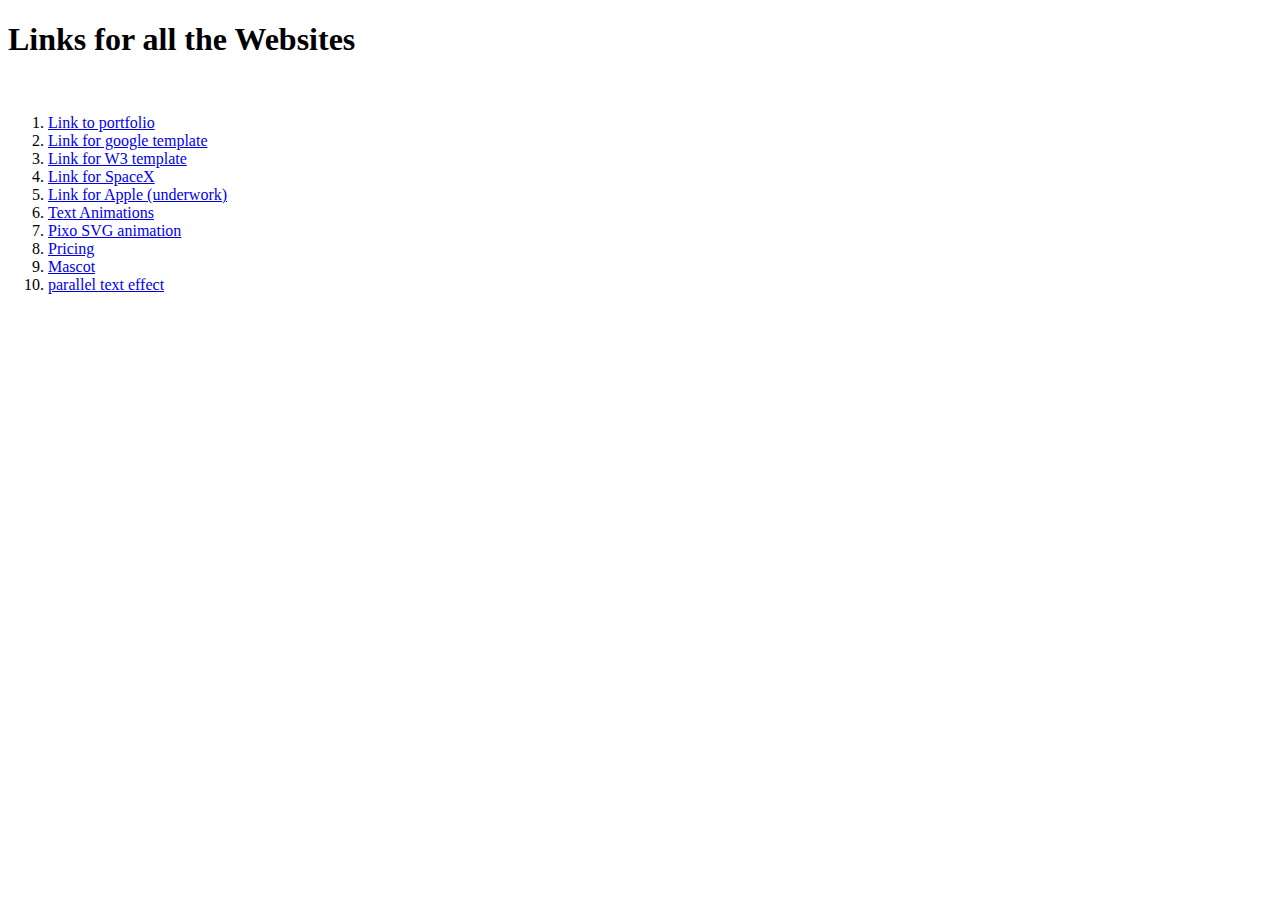
<file: index.html>
<!DOCTYPE html>
<html lang="en">
<head>
    <meta charset="UTF-8">
    <meta http-equiv="X-UA-Compatible" content="IE=edge">
    <meta name="viewport" content="width=device-width, initial-scale=1.0">
    <title>Document</title>
</head>
<body>
    <h1>Links for all the Websites</h1>
    <br>
    <ol>
        <li><a href="./portfolio/">Link to portfolio</a></li>
        <li><a href="./google/">Link for google template</a></li>
        <li><a href="./w3temp/">Link for W3 template</a></li>
        <li><a href="./spacex/">Link for SpaceX</a></li>
        <li><a href="./apple/">Link for Apple (underwork)</a></li>
        <li><a href="./typography/">Text Animations</a></li>
        <li><a href="./animation/">Pixo SVG animation</a></li>
        <li><a href="./pricing/">Pricing</a></li>
        <li><a href="./mascott/">Mascot</a></li>
	<li><a href="./text-par/">parallel text effect</a></li>
    </ol>
</body>
</html>
</file>
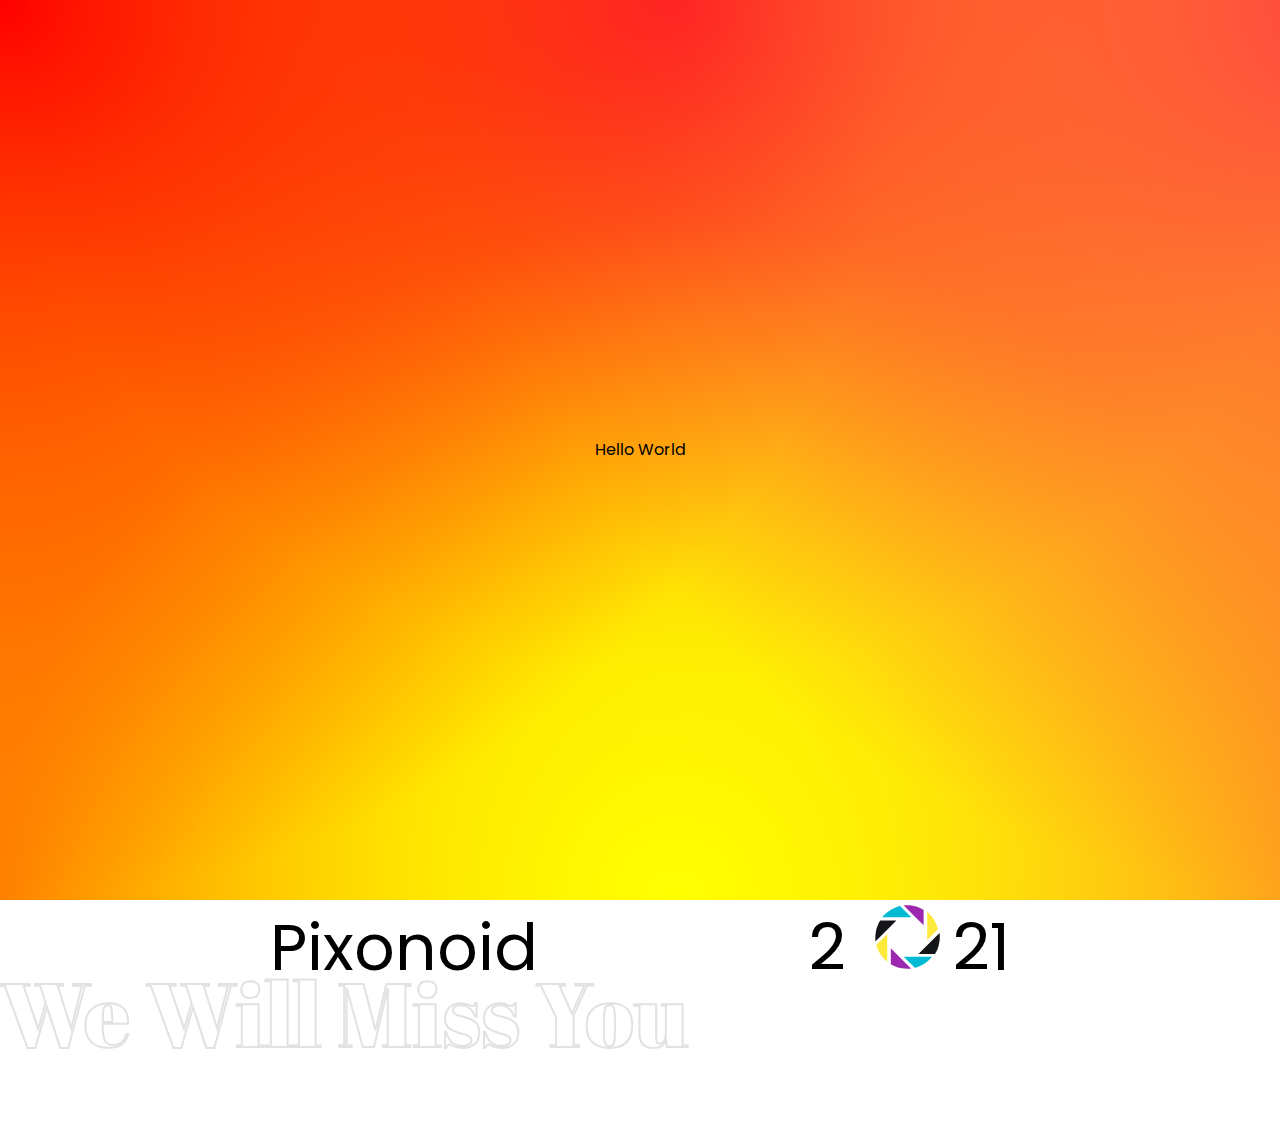
<file: farewell/index.html>
<!DOCTYPE html>
<html lang="en">
<head>
    <meta charset="UTF-8">
    <meta http-equiv="X-UA-Compatible" content="IE=edge">
    <meta name="viewport" content="width=device-width, initial-scale=1.0">
    <link rel="stylesheet" href="./css/styles.css">
    <title>Farewell 2021</title>
    <!-- Google fonts -->
    <link rel="preconnect" href="https://fonts.gstatic.com">
<link href="https://fonts.googleapis.com/css2?family=Poppins&display=swap" rel="stylesheet">
<link href="https://fonts.googleapis.com/css2?family=Abril+Fatface&display=swap" rel="stylesheet">
</head>
<body>
    <div class="main">
        Hello World
    </div>
    <nav>
        <div class="head1">Pixonoid</div>
        <div class="svg">2
            <?xml version="1.0" encoding="utf-8"?>
            <!-- Generator: Adobe Illustrator 23.0.1, SVG Export Plug-In . SVG Version: 6.00 Build 0)  -->
            <svg id="pixo_logo" version="1.1" xmlns="http://www.w3.org/2000/svg" xmlns:xlink="http://www.w3.org/1999/xlink" x="0px" y="0px"
                 viewBox="0 0 800 600" style="enable-background:new 0 0 800 600;" xml:space="preserve">
            <style type="text/css">
                .st0{fill:#141519;}
                .st1{fill:#01BBD4;}
                .st2{fill:#9C28B0;}
                .st3{fill:#FEEA3C;}
            </style>
            <g>
                <path class="st0" d="M110.88,344.46c-0.26-12.1-0.37-23.99-0.82-35.86c-0.47-12.3,0.76-24.48,2.72-36.55
                    c2.37-14.62,4.49-29.37,8.39-43.61c3.68-13.45,9.05-26.51,14.55-39.36c4.27-10,9.88-19.42,14.89-29.1
                    c0.99-1.92,2.09-3.27,4.69-3.27c47.76,0.08,95.52,0.06,143.29,0.06c0.23,0,0.45,0.09,0.01,0
                    C236.41,218.94,173.97,281.37,110.88,344.46z"/>
            
            
                <path class="st1" d="M171.99,126.59c3.84-4.5,6.81-8.52,10.32-12c9.52-9.46,18.7-19.4,29.08-27.82
                    c11.75-9.53,24.27-18.26,37.19-26.16c11.78-7.2,24.2-13.61,36.95-18.92c13.95-5.8,28.59-9.99,42.99-14.69
                    c1.16-0.38,3.23,0.25,4.14,1.16c31.4,31.25,62.72,62.59,94,93.95c1.15,1.15,1.89,2.7,3.11,4.49
                    C343.55,126.59,258.3,126.59,171.99,126.59z"/>
            
            
                <path class="st2" d="M541.25,198.74c-59.28-59.49-117.88-118.3-176.42-177.05c1.5-0.12,3.83-0.42,6.15-0.49
                    c13.03-0.35,26.13-1.62,39.07-0.71c15.18,1.08,30.35,3.48,45.32,6.36c26.7,5.14,51.64,15.35,75.62,28.01
                    c3.2,1.69,6.57,3.07,9.72,4.84c0.67,0.38,1.01,1.83,1.01,2.79c0,2.19-0.45,4.39-0.45,6.58c-0.03,41.58-0.02,83.16-0.02,124.73
                    C541.25,195.16,541.25,196.51,541.25,198.74z"/>
            
            
                <path class="st3" d="M573.21,78.23c2.54,2.23,4.66,3.94,6.61,5.82c5.34,5.13,10.85,10.1,15.84,15.55
                    c6.44,7.03,12.61,14.33,18.57,21.77c5.41,6.75,10.76,13.62,15.47,20.87c5.44,8.39,10.52,17.08,15.07,25.98
                    c5.38,10.52,10.58,21.21,14.85,32.21c3.97,10.22,6.64,20.95,9.77,31.49c0.24,0.8-0.13,2.17-0.73,2.77
                    c-31.67,31.69-63.39,63.32-95.46,95.3C573.21,246.15,573.21,162.65,573.21,78.23z"/>
            
                <path class="st0" d="M495.11,456.18c63.14-63.13,125.47-125.45,188.34-188.31c0.47,4.44,1.06,8.23,1.23,12.03
                    c0.47,10.79,1.33,21.6,0.99,32.37c-0.34,10.56-1.49,21.15-3.13,31.59c-1.97,12.52-4.17,25.09-7.47,37.31
                    c-5.99,22.19-14.57,43.43-26.1,63.4c-0.91,1.58-2.02,3.1-2.61,4.8c-2.07,5.96-6.25,6.99-12.19,6.96
                    c-44.68-0.27-89.37-0.15-134.05-0.15C498.79,456.18,497.48,456.18,495.11,456.18z"/>
            
                <path class="st1" d="M365.38,481.06c83.6,0,166.21,0,249.9,0c-1.88,2.5-3.21,4.68-4.92,6.47c-8.49,8.86-16.7,18.05-25.73,26.33
                    c-14.75,13.52-30.7,25.61-48.39,35.09c-11.78,6.32-23.65,12.6-35.97,17.73c-11.14,4.64-22.97,7.61-34.43,11.51
                    c-2.34,0.8-3.72,0.03-5.2-1.45c-8.9-8.87-17.84-17.72-26.73-26.6c-15.95-15.94-31.87-31.92-47.81-47.86
                    c-5.92-5.92-11.89-11.81-17.81-17.74C367.44,483.7,366.74,482.71,365.38,481.06z"/>
            
                <path class="st2" d="M248.4,546.89c0-47.66,0-94.7,0-142.45c60.56,60.73,120.47,120.8,180.7,181.19
                    c-31.53,3.91-62.68,2.27-93.67-4.45C304.34,574.44,275.27,562.75,248.4,546.89z"/>
            
                <path class="st3" d="M216.58,276.62c0,82.8,0,164.89,0,248.24c-8.54-8.15-16.57-15.39-24.11-23.11
                    c-7.59-7.79-15.17-15.67-21.85-24.22c-7.43-9.49-14.35-19.46-20.56-29.78c-6.93-11.51-13.25-23.43-19.01-35.57
                    c-3.85-8.12-6.24-16.93-9.3-25.42c-0.62-1.73-1.28-3.44-1.95-5.14c-2.34-5.94-2.26-6.15,2.22-10.6
                    c9.01-8.96,17.98-17.97,26.97-26.95c21.64-21.64,43.28-43.28,64.92-64.91C214.59,278.46,215.32,277.81,216.58,276.62z"/>
            </g>
            </svg>21
        </div>
    </nav>
    <div class="scroll_text">
        <p> We Will Miss You</p>
    </div>
</body>
</html>
</file>
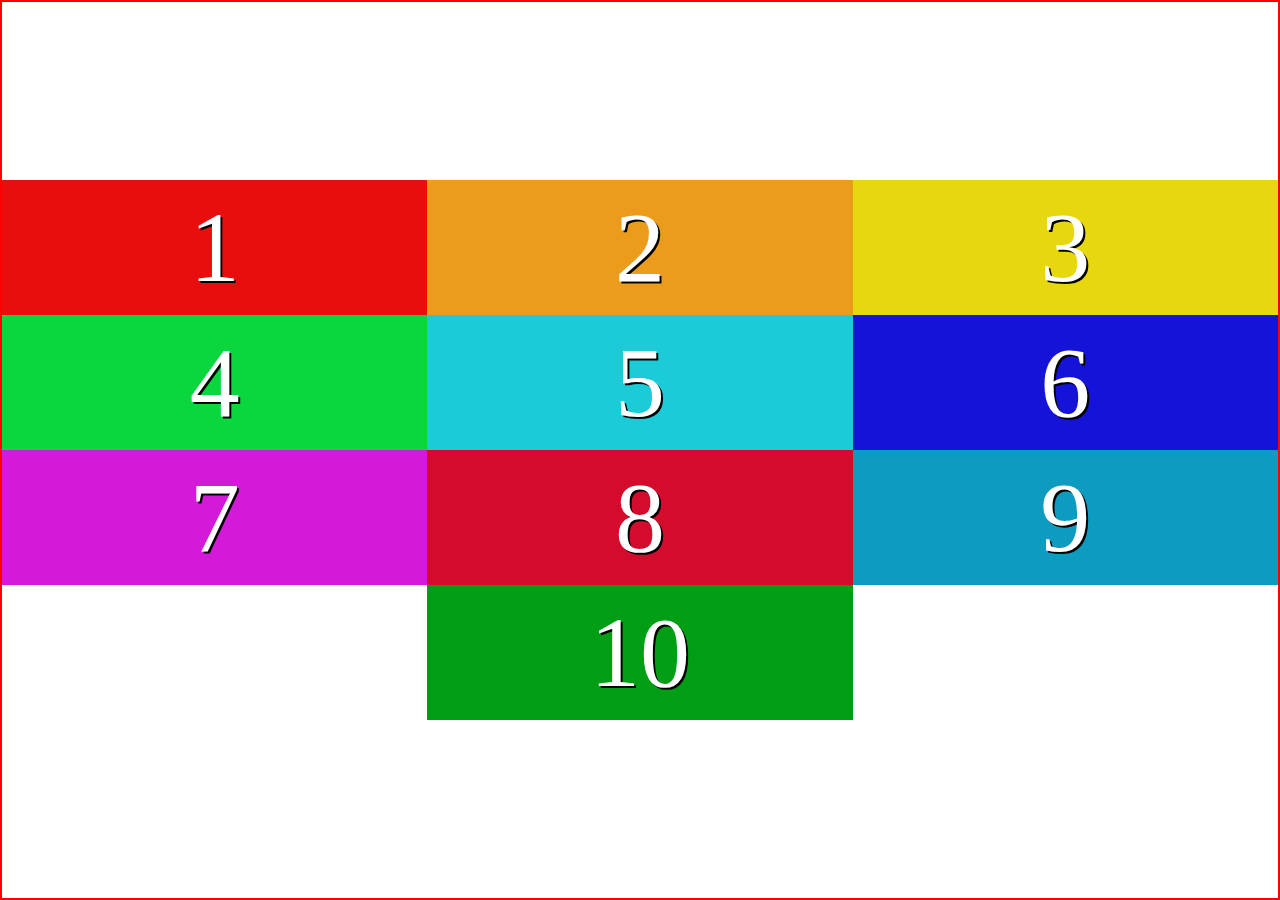
<file: flexbox/index.html>
<!DOCTYPE html>
<html lang="en">
<head>
    <meta charset="UTF-8">
    <meta http-equiv="X-UA-Compatible" content="IE=edge">
    <meta name="viewport" content="width=device-width, initial-scale=1.0">
    <title>Flex-box</title>
    <link rel="stylesheet" href="./styles.css">
</head>
<body>
        <div class="container">
            <div class="box box1">1</div>
            <div class="box box2">2</div>
            <div class="box box3">3</div>
            <div class="box box4">4</div>
            <div class="box box5">5</div>
            <div class="box box6">6</div>
            <div class="box box7">7</div>
            <div class="box box8">8</div>
            <div class="box box9">9</div>
            <div class="box box10">10</div>
            
        </div>
</body>
</html>
</file>
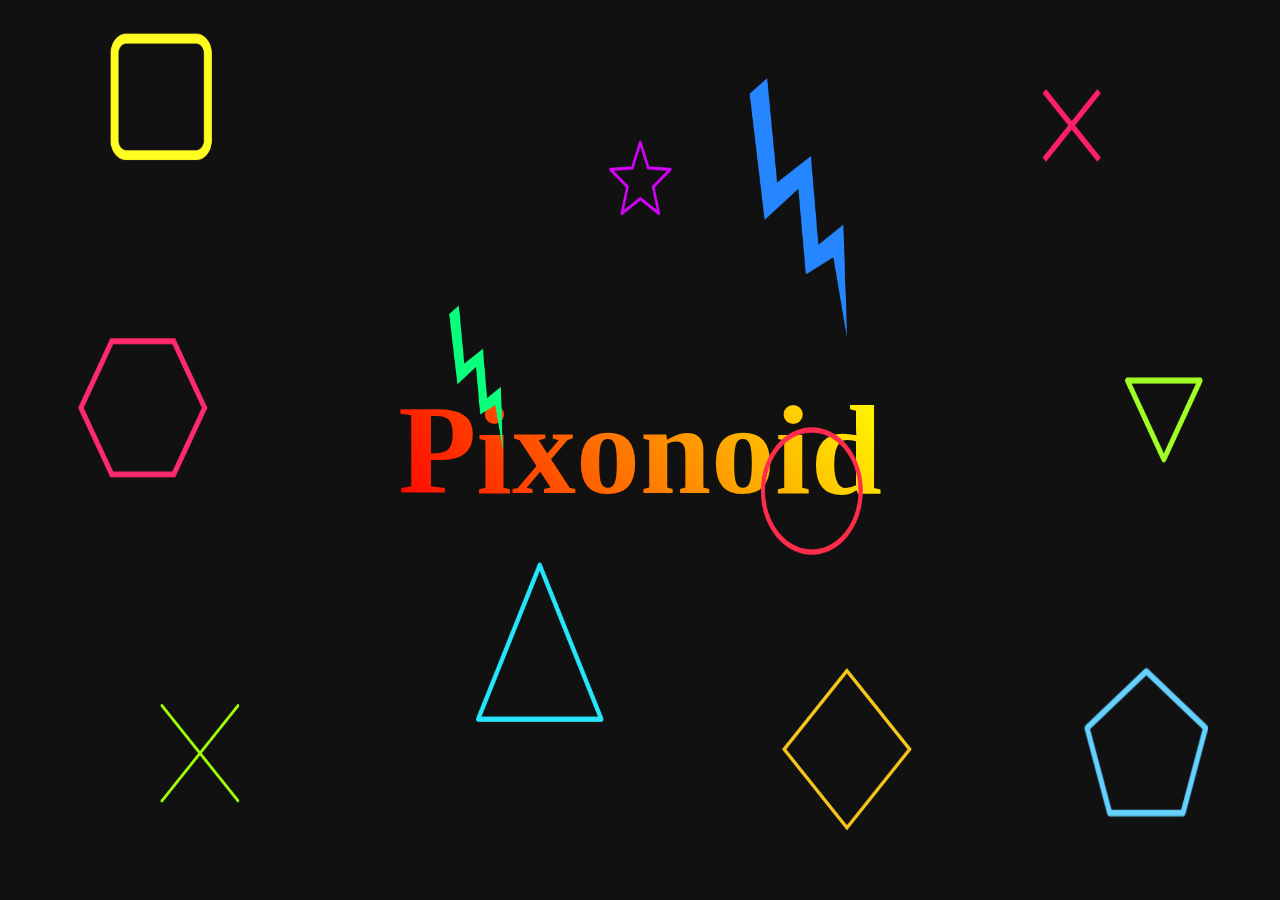
<file: parallex/index.html>
<!DOCTYPE html>
<html lang="en">
<head>
    <meta charset="UTF-8">
    <meta http-equiv="X-UA-Compatible" content="IE=edge">
    <meta name="viewport" content="width=device-width, initial-scale=1.0">
    <title>Pixonoid</title>
    <link rel="stylesheet" href="./css/style.css">
</head>
<body>
    <section>
        
        <img src="./images/1.png" class="layer" alt="">
        <img src="./images/2.png" class="layer" alt="">
        <img src="./images/3.png" class="layer" alt="">
        <img src="./images/4.png" class="layer" alt="">
        <img src="./images/5.png" class="layer" alt="">
        <img src="./images/6.png" class="layer" alt="">
        <img src="./images/7.png" class="layer" alt="">
        <img src="./images/8.png" class="layer" alt="">
        <img src="./images/9.png" class="layer" alt="">
        <img src="./images/10.png" class="layer" alt="">
        <img src="./images/11.png" class="layer" alt="">
        <img src="./images/12.png" class="layer" alt="">
        <h1 class="title">Pixonoid</h1>
        
        
        
    </section>
    <script type="text/javascript">
    // document.addEventListener("mousemove", parallax);
    // function parallax(e) {
    //     this.querySelectorAll('.layer').array.forEach(element => {
    //         const speed = layer.getAttribute('data-speed');
    //         const x = (window.innerWidth - e.pageX*speed);
    //         const y = (window.innerHeight - e.pageY*speed);

    //         layer.style.transform = "translate(${x}px) translate(${y}px)";
    //     });
    // }
    var color = ["purple", "black", "pink", "red", "blue"]
    
    var rnd = 0;
     function gradient() {
            document.querySelector(".title").style.backgroundImage = "linear-gradient("+rnd+"deg, red, yellow)";
        rnd+= 10;
        console.log("angel is" + rnd);
}
      setInterval(gradient, 100);

    </script>
</body>
</html>
</file>
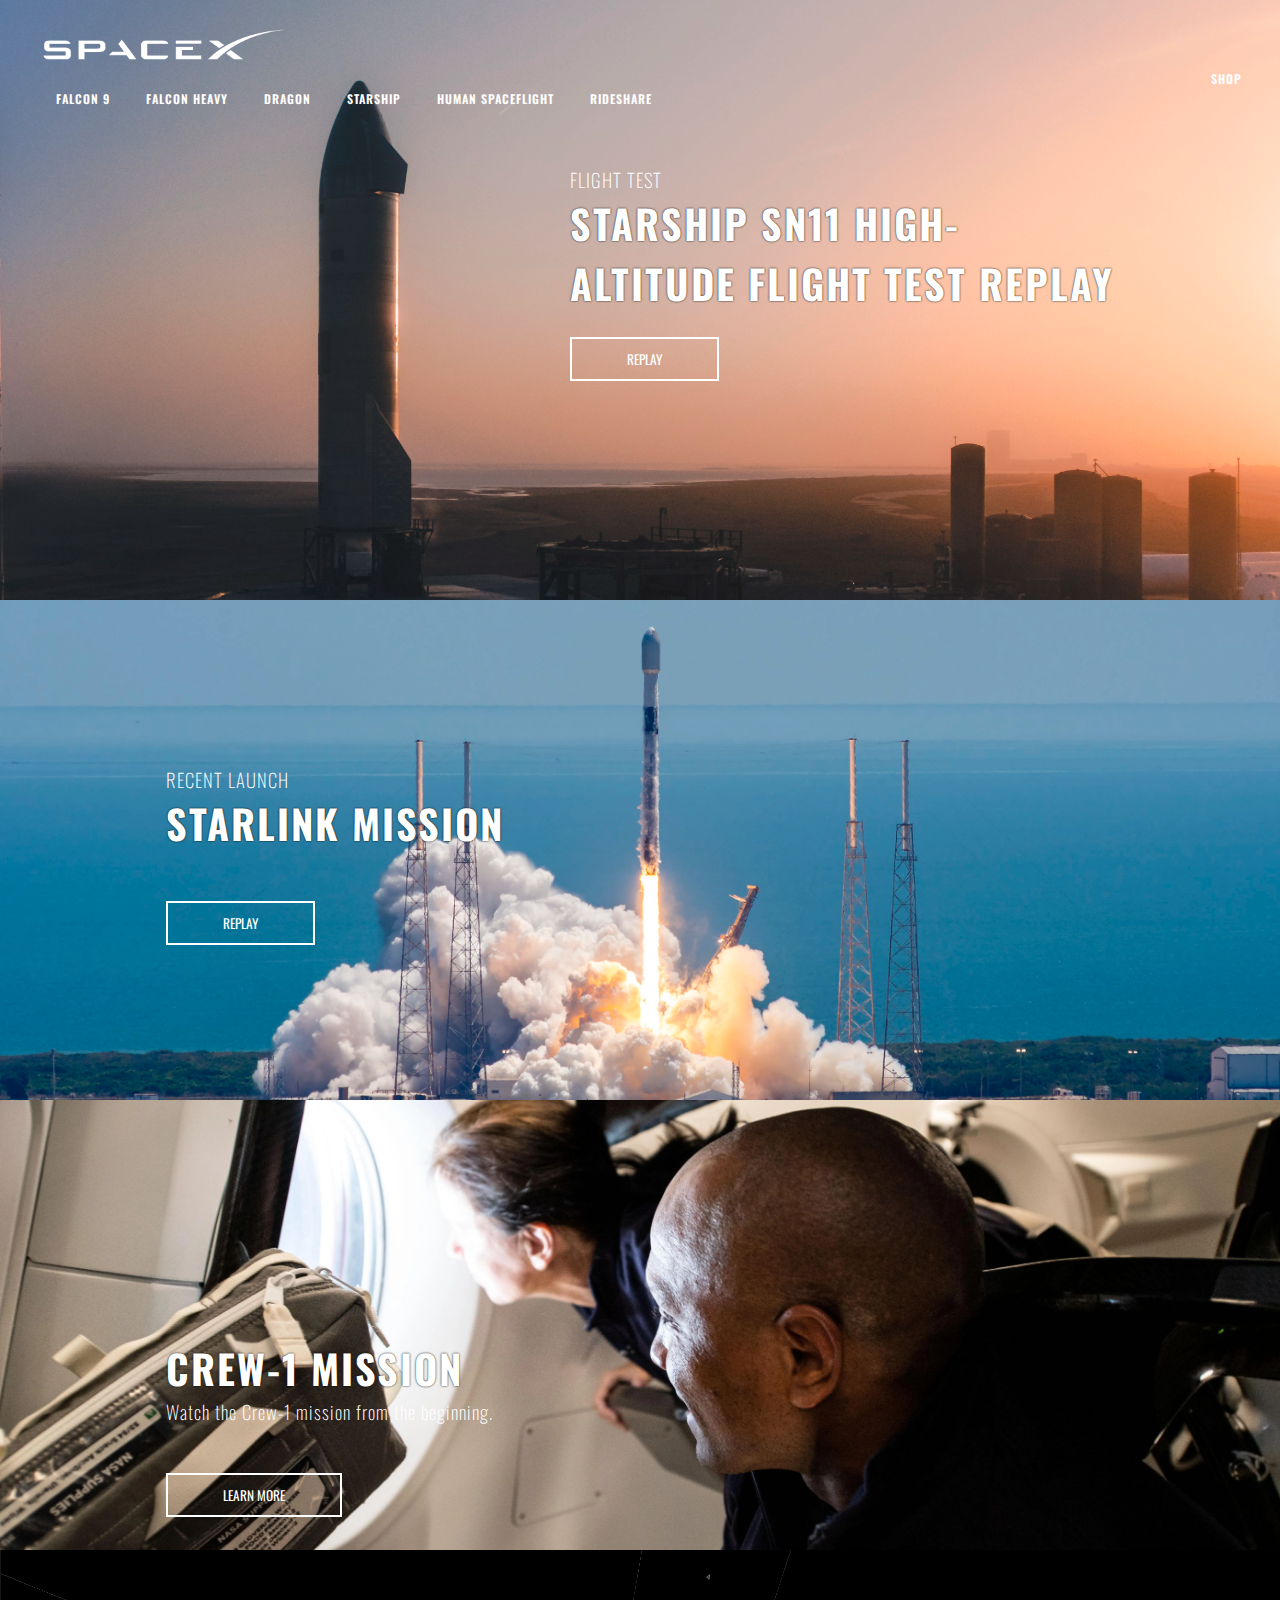
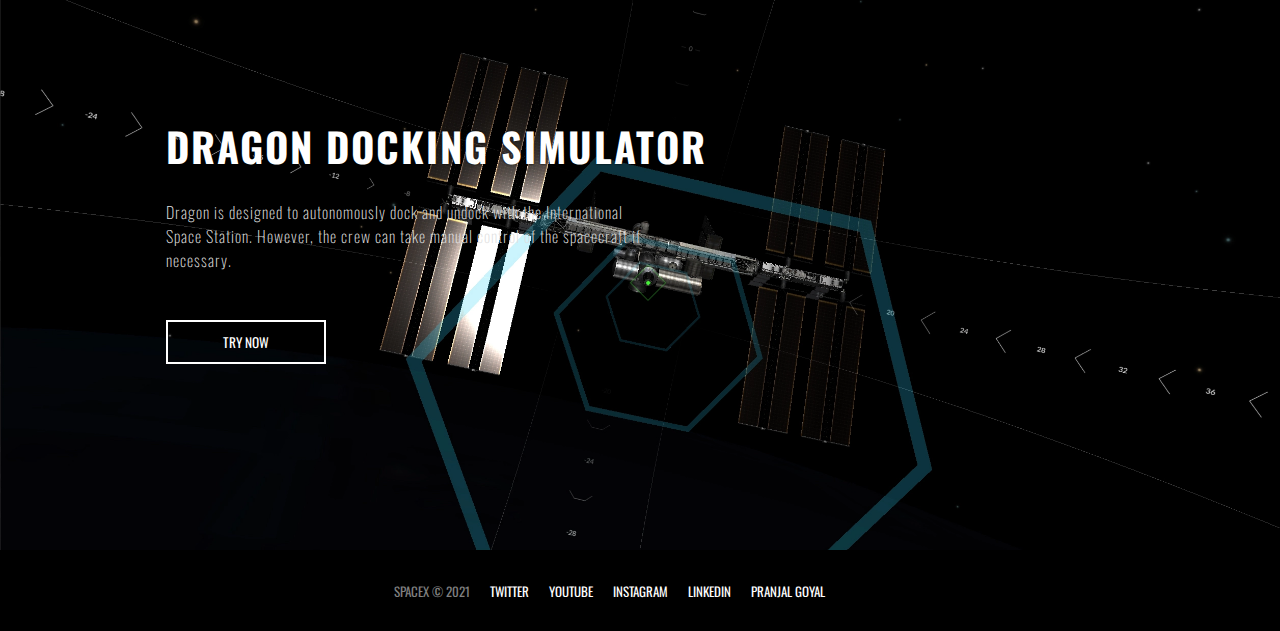
<file: spacex/index.html>
<!DOCTYPE html>
<html lang="en">
<head>
    <meta charset="UTF-8">
    <meta http-equiv="X-UA-Compatible" content="IE=edge">
    <meta name="viewport" content="width=device-width, initial-scale=1.0">
    <title>SpaceX</title>
    <!-- CSS -->
    <link rel="stylesheet" href="./css/styles.css">
    <!-- FONT -->
    <link rel="preconnect" href="https://fonts.gstatic.com">
    <link href="https://fonts.googleapis.com/css2?family=Oswald&display=swap" rel="stylesheet">
    <!-- FAVICON -->
    <link rel="icon" href="./images/favicon.ico">
</head>
<body>
    <header>
        <a href="#"><div class="brand-img"></div></a>
        <ul>
            <li class="left"><a href="#">FALCON 9</a> </li>
            <li class="left"><a href="#">FALCON HEAVY</a> </li>
            <li class="left"><a href="#">DRAGON</a> </li>
            <li class="left"><a href="#">STARSHIP</a> </li>
            <li class="left"><a href="#">HUMAN SPACEFLIGHT</a> </li>
            <li class="left"><a href="#">RIDESHARE</a> </li>
            <li class="right"><a href="#">SHOP</a></li>
        </ul>
    </header>
    <section class="back right banner-1">
        
            <div class="head">
                <h3>FLIGHT TEST</h3>
                <h1>STARSHIP SN11 HIGH- <br> ALTITUDE FLIGHT TEST
                    REPLAY</h1>
                    <br>
                <button>REPLAY</button>                    
            
        </div>
    </section>
    <section class="back left banner-2">
        <div class="head ">
            <h3>RECENT LAUNCH
                </h3>
            <h1>STARLINK MISSION</h1>
                <br><br>
            <button>REPLAY</button>                    
        
    </div>
    </section>
    <section class="back left banner-3">
        <div class="head"> <br><br><br>
            <h1>CREW-1 MISSION</h1>
            <h3>Watch the Crew-1 mission from the beginning.</h3>
                <br>
                    <br>
                <button>LEARN MORE</button>                   
        
    </div>
    </section>
    <section class="back left banner-4">
        
        <div class="head">
            <h1>DRAGON DOCKING SIMULATOR</h1>
            <br>
            <h3 style="font-size: 16px; color: rgb(223, 223, 223);">Dragon is designed to autonomously dock and undock with the International <br>
                Space Station. However, the crew can take manual control of the spacecraft if <br> necessary.
            </h3>
            
                <br>
                <br>
            <button>TRY NOW</button>                    
        
    </div>
</section>
<footer>
    <ul>
        <li style="color: grey;">SPACEX © 2021</li>
        <li>TWITTER</li>
        <li>YOUTUBE</li>
        <li>INSTAGRAM</li>
        <li>LINKEDIN</li>
        <li>PRANJAL GOYAL</li>

    </ul>
</footer>
</body>
</html>
</file>
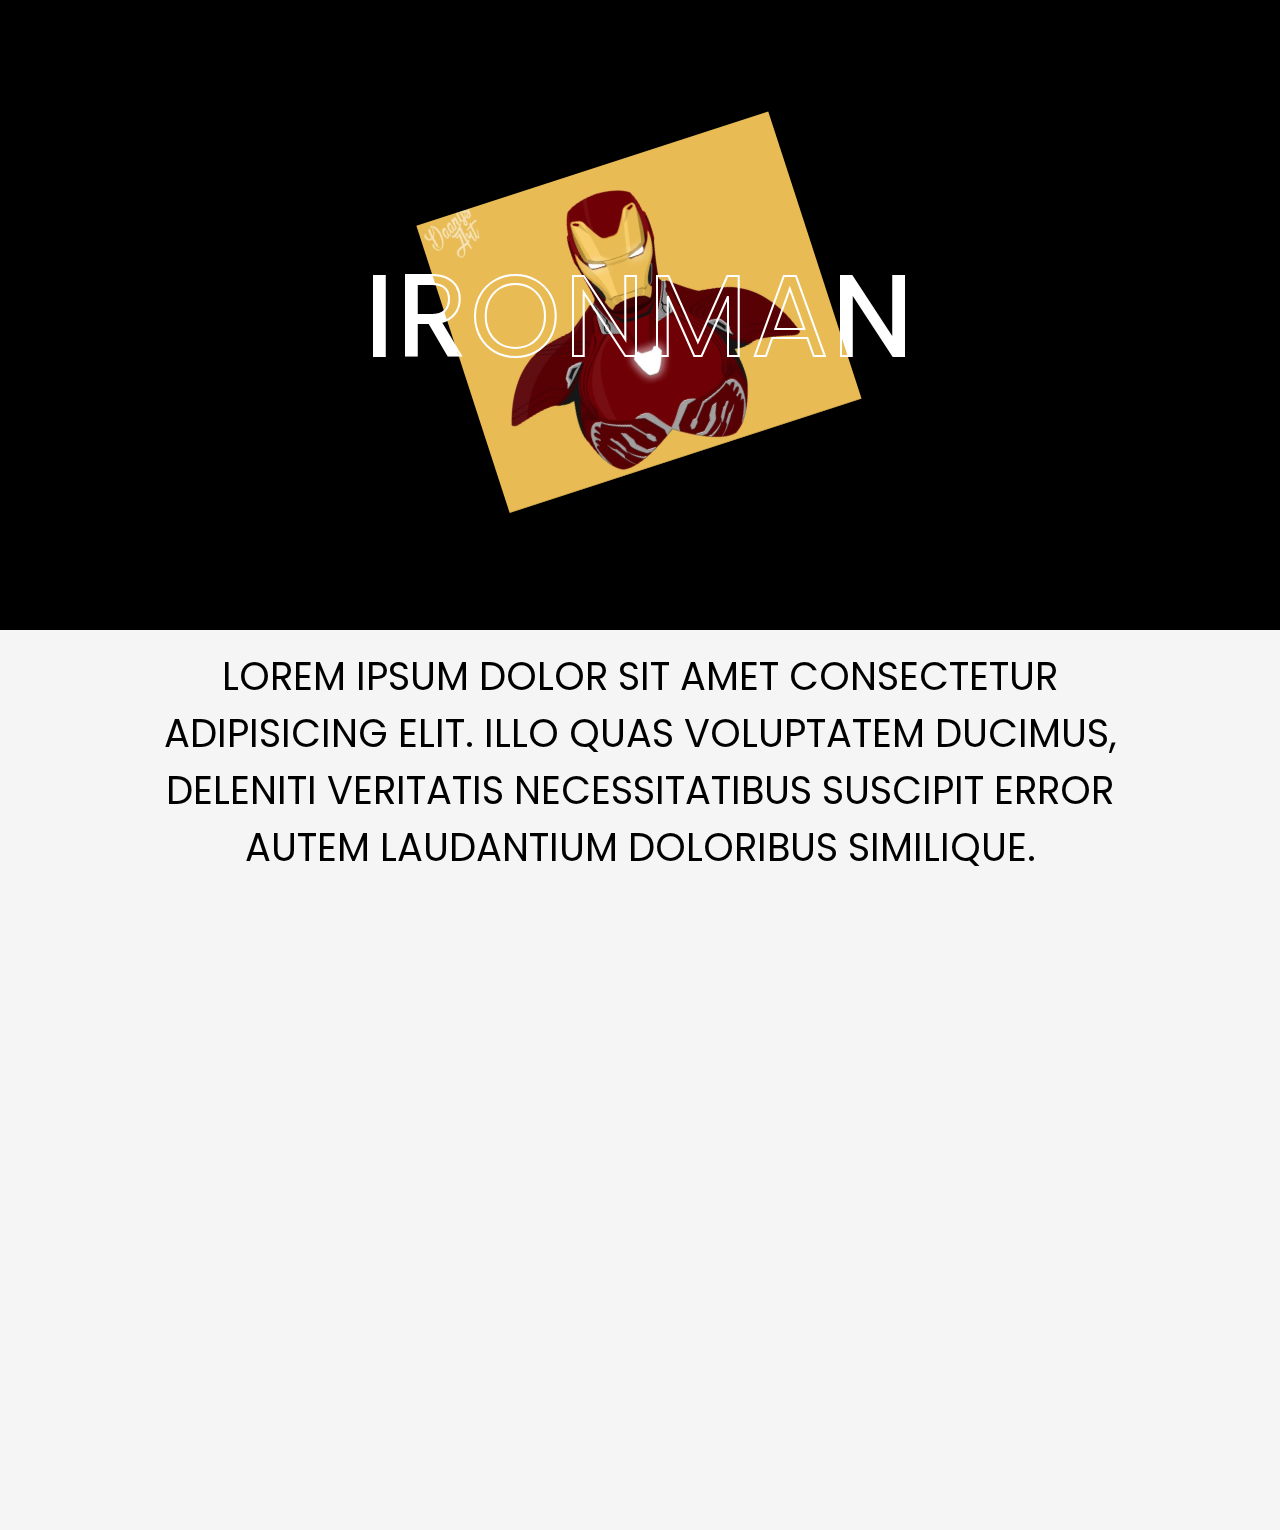
<file: text-par/index.html>
<!DOCTYPE html>
<html lang="en">
<head>
    <meta charset="UTF-8">
    <meta http-equiv="X-UA-Compatible" content="IE=edge">
    <meta name="viewport" content="width=device-width, initial-scale=1.0">
    <title>Text on Images</title>
    <link rel="stylesheet" href="./styles.css">
</head>
<body>
    <div class="banner">
        <div class="banner_title">
            ironman
        </div>
        <div class="banner_image">
            <img src="./IMG_20210709_192250.jpg" width="370px" alt="">
        </div>
        <div class="banner_title banner_stroked">
            ironman
        </div>

    </div>
    <div class="content">
        Lorem ipsum dolor sit amet consectetur adipisicing elit. Illo quas voluptatem ducimus, deleniti veritatis necessitatibus suscipit error autem laudantium doloribus similique.
    </div>
</body>
</html>
</file>
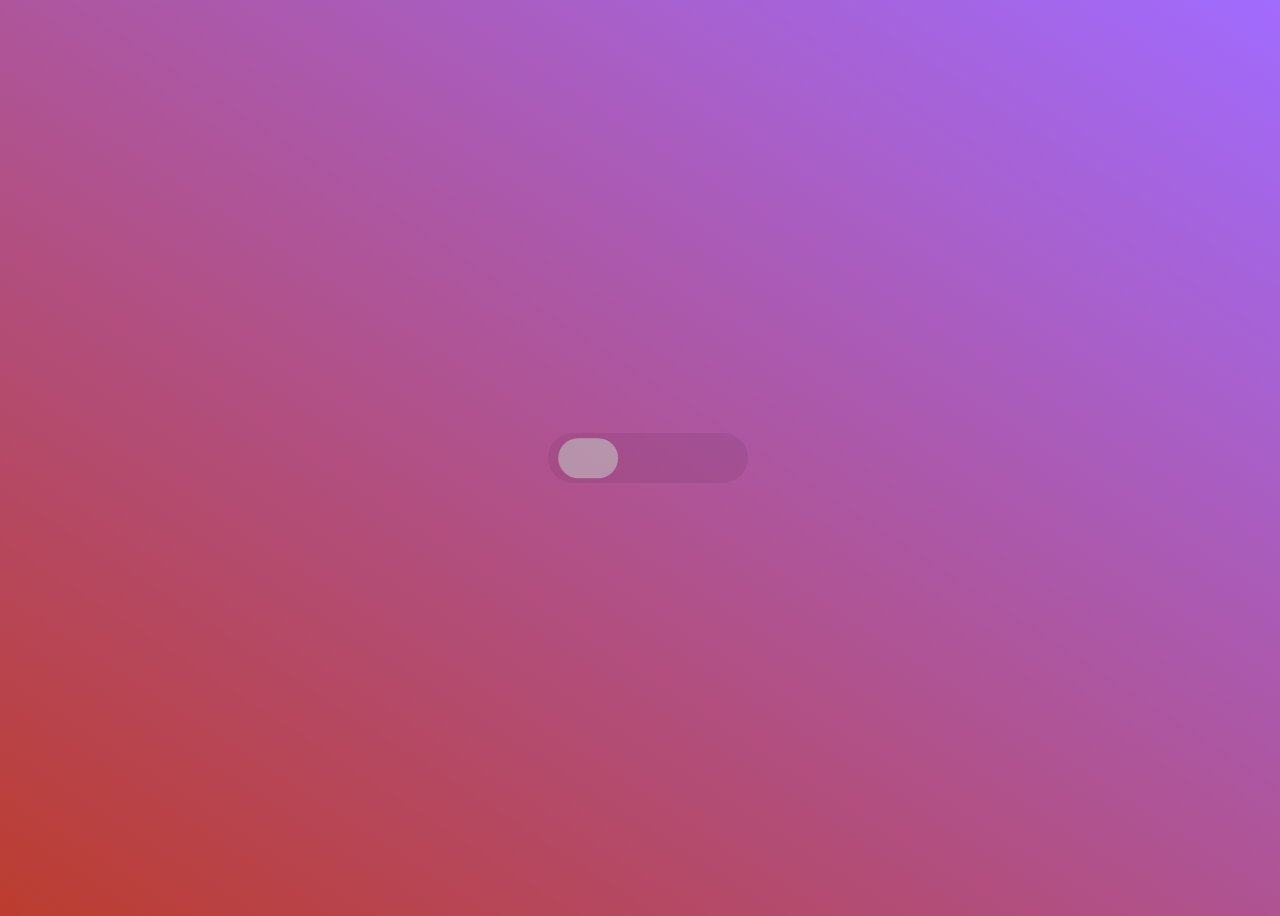
<file: togle/index.html>
<!DOCTYPE html>
<html lang="en">
<head>
    <meta charset="UTF-8">
    <meta http-equiv="X-UA-Compatible" content="IE=edge">
    <meta name="viewport" content="width=device-width, initial-scale=1.0">
    <title>Document</title>
    <link rel="stylesheet" href="./styles.css">
</head>
<body>
    <div class="toggle" tool-tip="this is an toggle button">
        <div class="ball"></div>
    </div>
    <script>
    document.querySelector(".toggle").addEventListener("click", function() {
        document.querySelector(".ball").classList.toggle("on_state");
        document.querySelector(".toggle").classList.toggle("back");
    })
        </script>
</body>
</html>
</file>
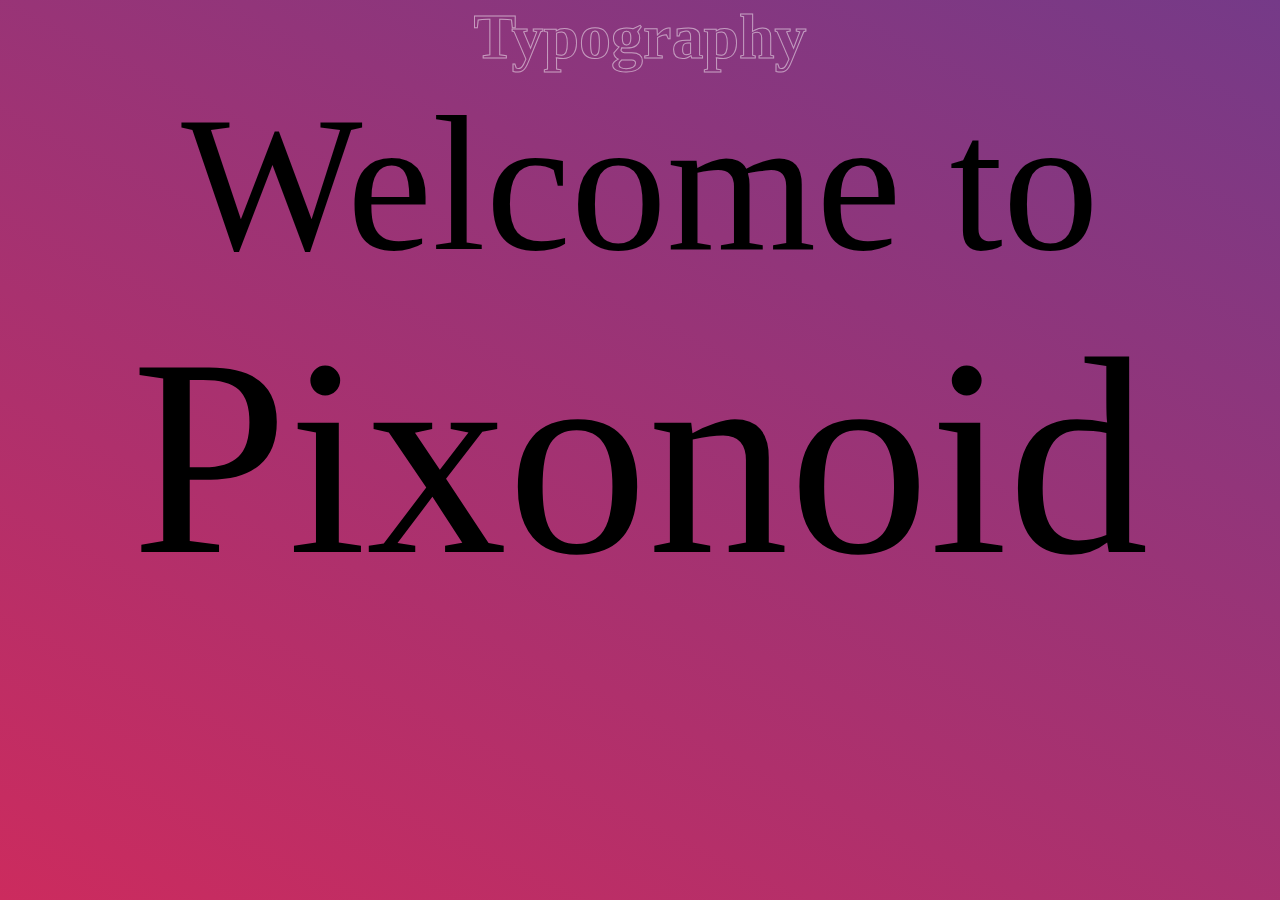
<file: typography/index.html>
<!DOCTYPE html>
<html lang="en">
<head>
    <meta charset="UTF-8">
    <meta http-equiv="X-UA-Compatible" content="IE=edge">
    <meta name="viewport" content="width=device-width, initial-scale=1.0">
    <title>Pixonoid</title>
    <link rel="stylesheet" href="./styles.css">
</head>
<body>
<div class="container">
    <h1>Typography</h1>
    <div class="welcome">Welcome to</div>
    <div class="pixonoid">
      Pixonoid  
    </div>

</div>

    <script>
        // Background-Color
        var rnd = 1;
        function bgGradient(){
            document.querySelector("body").style.backgroundImage = "linear-gradient("+rnd+"deg, #cc2b5e, #753a88)";
            rnd+=5;
        }
        let timer = setInterval(bgGradient, 100);
        // welcome Effect
        
        const text = document.querySelector(".welcome");
        const strText = text.textContent;
        const splitText = strText.split("");
        text.textContent = "";
        for (let i = 0; i < splitText.length; i++) {
            text.innerHTML = text.innerHTML + "<span>" + splitText[i] + "</span>";
        }
        
        var char = 0;
        
        function fade() {
            
            if(char === splitText.length) {
                char = 0;
            }
            else {
                var span = document.querySelectorAll("span")[char];
            span.classList.toggle(".heading span");
            char+=1;
            }
        }
        let effect = setInterval(fade, 500);
    </script>
</body>
</html>
</file>
<file: farewell/css/styles.css>
* {
    margin: 0;
    padding: 0;
    box-sizing: border-box;
    font-family: 'Poppins', sans-serif;
}
.main {
    min-height: 100vh;
    background-color: #ffff00;
    background-image: url("data:image/svg+xml,%3Csvg xmlns='http://www.w3.org/2000/svg' width='100%25' height='100%25' viewBox='0 0 1200 800'%3E%3Cdefs%3E%3CradialGradient id='a' cx='0' cy='800' r='800' gradientUnits='userSpaceOnUse'%3E%3Cstop offset='0' stop-color='%23ff8000'/%3E%3Cstop offset='1' stop-color='%23ff8000' stop-opacity='0'/%3E%3C/radialGradient%3E%3CradialGradient id='b' cx='1200' cy='800' r='800' gradientUnits='userSpaceOnUse'%3E%3Cstop offset='0' stop-color='%23ff9021'/%3E%3Cstop offset='1' stop-color='%23ff9021' stop-opacity='0'/%3E%3C/radialGradient%3E%3CradialGradient id='c' cx='600' cy='0' r='600' gradientUnits='userSpaceOnUse'%3E%3Cstop offset='0' stop-color='%23ff2121'/%3E%3Cstop offset='1' stop-color='%23ff2121' stop-opacity='0'/%3E%3C/radialGradient%3E%3CradialGradient id='d' cx='600' cy='800' r='600' gradientUnits='userSpaceOnUse'%3E%3Cstop offset='0' stop-color='%23ffff00'/%3E%3Cstop offset='1' stop-color='%23ffff00' stop-opacity='0'/%3E%3C/radialGradient%3E%3CradialGradient id='e' cx='0' cy='0' r='800' gradientUnits='userSpaceOnUse'%3E%3Cstop offset='0' stop-color='%23FF0000'/%3E%3Cstop offset='1' stop-color='%23FF0000' stop-opacity='0'/%3E%3C/radialGradient%3E%3CradialGradient id='f' cx='1200' cy='0' r='800' gradientUnits='userSpaceOnUse'%3E%3Cstop offset='0' stop-color='%23ff4242'/%3E%3Cstop offset='1' stop-color='%23ff4242' stop-opacity='0'/%3E%3C/radialGradient%3E%3C/defs%3E%3Crect fill='url(%23a)' width='1200' height='800'/%3E%3Crect fill='url(%23b)' width='1200' height='800'/%3E%3Crect fill='url(%23c)' width='1200' height='800'/%3E%3Crect fill='url(%23d)' width='1200' height='800'/%3E%3Crect fill='url(%23e)' width='1200' height='800'/%3E%3Crect fill='url(%23f)' width='1200' height='800'/%3E%3C/svg%3E");
    background-attachment: fixed;
    background-size: cover;
    text-align: center;
    line-height: 100vh;
}
nav {
    display: flex;
    justify-content: space-evenly;
    font-size: 4rem;
    flex-wrap: nowrap;
}
.svg svg {
    width: 7vw;
}
.test svg {
    width: 70px;
}
.scroll_text {
    height: 15vh;
    /* border: 2px red solid; */
    width: 100%;
    position: relative;
    /* overflow: hidden; */
}
.scroll_text p {
    height: 100%;
    width: 100%;
    font-family: 'Abril Fatface', cursive;
    line-height: 4vh;
    /* transform: translateX(-100%); */
    animation: scroll_animation 10s infinite linear;
    color: transparent;
    -webkit-text-stroke-width: 2px;
    -webkit-text-stroke-color: rgb(161, 161, 161);
    font-size: 10vh;
    opacity: 0.3;
}
@keyframes scroll_animation {
    to {
        transform: translateX(100%);
    }
    from {
        transform: translateX(-50%);
    }
}
</file>
<file: flexbox/styles.css>
* {
    margin: 0;
    padding: 0;
    box-sizing: border-box;
}
.box {
    font-size: 100px;
    padding: 10px;
    text-align: center;
    color: white;
    text-shadow: 2px 2px 0 hsl(0, 0%, 1%);
}
.box1 {
    background-color: rgb(233, 14, 14);
}
.box2 {
    background-color: rgb(236, 156, 27);
}
.box3 {
    background-color: rgb(230, 215, 15);
}
.box4 {
    background-color: rgb(10, 214, 61);
}
.box5 {
    background-color: rgb(27, 203, 216);
}
.box6 {
    background-color: rgb(22, 19, 216);
}
.box7 {
    background-color: rgb(210, 26, 216);
}
.box8 {
    background-color: rgb(211, 12, 45);
}
.box9 {
    background-color: rgb(13, 156, 192);
}
.box10 {
    background-color: rgb(0, 158, 21);
}
.container {
    display: flex;
    flex-wrap: wrap;
    border: 2px solid red;
    height: 100vh;
    align-content: center;
    justify-content: center;
}
.box {
    width: 33.33%;
}
</file>
<file: parallex/css/style.css>
* {
    margin: 0;
    padding: 0;
    box-sizing: border-box;
}
section {
    display: flex;
    flex-grow: row nowrap;
    align-items: center;
    justify-content: center;
    width: 100%;
    height: 100vh;
    background-color: #111;
}
section h1 {
    color: #fff;
    font-size: 10vw;
}
section img {
    width: 100%;
    height: 100%;
    position: absolute;
    top: 0;
    left 0;
}
.title {
    background-color: #f3ec78;
    background-image: linear-gradient(45deg, #f3ec78, #af4261);
    background-size: 100%;
    -webkit-background-clip: text;
    -webkit-text-fill-color: transparent; 
}
</file>
<file: spacex/css/styles.css>
* {
    margin: 0;
    padding: 0;
    box-sizing: border-box;
    font-family: 'Oswald', sans-serif;
    color: #fff;
}
header {
   
    height: 150px;
    width: 100%;
    padding: 2% 3%;
    position: absolute;
    top: 0px;
}
.brand-img {
    display: inline-block;
    background-image: url("../images/SpaceX_Logo_white.png");
    background-repeat: no-repeat;
    background-size: 250px;
    background-position-y: top;
    width: 246px;
    height: 34px;
    
}

header ul, footer ul {
    list-style: none;
    }
li.left {
    float: left;
    padding: 5px 18px;
    margin-top: 15px;    
}
li.right {
    float: right;
}
header a {
    text-decoration: none;
    font-size: 12px;
    font-weight: 600;
    letter-spacing: 1px;
}
header a:hover {
    text-decoration: underline;
    text-shadow: 0 0 1px #fff;
}
/* back-1 */
.back {
    
    background-repeat: no-repeat;
    background-position: center;
    background-size: cover;
    height: 600px;
    display: flex;
    flex-flow: row nowrap;
    padding: 13%;
}
section.right {
    justify-content: flex-end;
}
section.left {
    justify-content: flex-start;
}
/* BACKGROUND IMAGES */
.banner-1{
    background-image: url(".././images/back1.webp");
}
.banner-2{
    background-image: url(".././images/back2.webp");
    height: 500px;
<<<<<<< HEAD
    
||||||| 0191fd7
    background-attachment: fixed;
=======
>>>>>>> d87f5883c5dfa7896fc8de8c082b7f3314ff8e7f
}
.banner-3 {
    background-image: url(".././images/back3.webp");
    height: 450px;
    
}
.banner-4 {
    background-image: url(".././images/back4.webp"); 
}
/* content on back */
.head h1 {
    font-size: 40px;
    text-shadow: 0 0 2px #000;
    letter-spacing: 2px;
}
.head h3 {
    font-weight: 100;
    letter-spacing: 1px;
    
}
/* BUTTON */
.head button {
    background-color: transparent;
    border: 2px solid white;
    padding: 10px 55px;
}
.head button:hover {
    color: #000;
    background-color: white;
    transition-delay: 100ms;
}
.head button:focus {
    outline: none;
    border: 2px solid white;
    
}
/* FOOTER */
footer {
    
    
}
footer ul {
    background-color: #000;
    color: #fff;
    overflow: hidden;
    padding: 2% 30%;
}
footer li {
    float: left;
    padding: 5px 10px;
    font-size: 13px;
}
/* MOBILE  */
@media screen and (max-width: 410px) {
    .banner-1 {
        background-position: left;
    }
    .banner-2 {
        background-position: center;
    }

    .head h1 {
        font-size: 27px;
    }
    section.right {
        align-items: flex-end;
    }
    section.left {
        align-items: flex-end;
    }
    footer ul {
        padding: 1% 2%;
        font-size: 5px;
        
    }
    footer li {
        padding: 3px 5px;
    }
}
</file>
<file: text-par/styles.css>
@import url('https://fonts.googleapis.com/css2?family=Poppins&display=swap');
* {
    padding: 0;
    margin: 0;
    box-sizing: border-box;
}
body {
    background-color: black;
    color: white;
    font-size: "Aerial";
    text-transform: uppercase;
    font-family: 'Poppins', sans-serif;
    
}
.banner {
    height: 70vh;
    width: 100vw;
    /* position: absolute; */
    display: flex;
    /* z-index: -1; */
    align-items: center;
    justify-content: center;

}
.banner_title {
    font-size: 9vw;
    position: absolute;
    z-index: -2;
    font-family: 800;
    letter-spacing: 3px;
}
.banner_image {
    position: fixed;
    z-index: -1;
    border-radius: 100%;
    transform: rotate(-18deg);

    
}
.banner_stroked {
    -webkit-text-stroke: 2px white;
    color: transparent;
    z-index: 0;
}
.content {
    height: 100vh;
    background-color: whitesmoke;
    color: black;
    text-align: center;
    padding: 2vh 10vw;
    font-size: 3vw;
}
</file>
<file: togle/styles.css>
@import url('https://fonts.googleapis.com/css2?family=Poppins:wght@300&display=swap');
body {
    height: 100vh;
    width: 100vw;
    display: flex;
    justify-content: center;
    align-items: center;
    overflow: hidden;
    background-image: linear-gradient(33deg, #BC3D2F, #A16BFE);
    font-family: 'Poppins', sans-serif;
}
.ball {
    background-color: rgba(194, 194, 194, 0.603);
    width: 30%;
    height: 80%;
    
    border-radius: 40px;
    position: absolute;
    transform: translate(17%,13%);
    transition: 2s;
    }
.on_state {
    transform: translate(218%,13%);
    transition: 3s;
    background-color: rgba(0, 0, 0, 0.164);
} 
.back {
    background-color: rgba(235, 230, 223, 0.199)!important;
    transition: 2s;

}   
.toggle {
    background-color: rgba(0, 0, 0, 0.062);
    min-width: 200px;
    min-height: 50px;
    border-radius: 40px;
    position: relative;
    transition: 2s;
    
}
.toggle::after {
    content: attr(tool-tip);
    position: absolute;
    padding: 3em 1em;
    text-transform: uppercase;
    opacity: 0;
    transition: 1s;

}
.toggle:hover::after {
    opacity: 1;
    transition: 1s;
}
</file>
<file: typography/styles.css>
* {
    margin: 0;
    padding: 0;
    box-sizing: border-box;
}
body {
    background-repeat: no-repeat;
    height: 100vh;
    background-image: linear-gradient(0deg, #cc2b5e, #753a88);
}
.container {
    display: flex;
    flex-flow: column nowrap;
    align-content: center;
    justify-content: space-evenly;
}
.container h1 {
    -webkit-text-stroke-width: 1px;
  -webkit-text-stroke-color: white;
  color: transparent;
  font-size: 4rem;
  opacity: 0.5;
  text-align: center;
}
.welcome  {
    font-size: 15vw;
    text-align: center;
    color: black;
}
.pixonoid {
    text-align: center;
    font-size: 22vw;
}
.fade {
    -webkit-text-fill-color: transparent;
}
</file>
